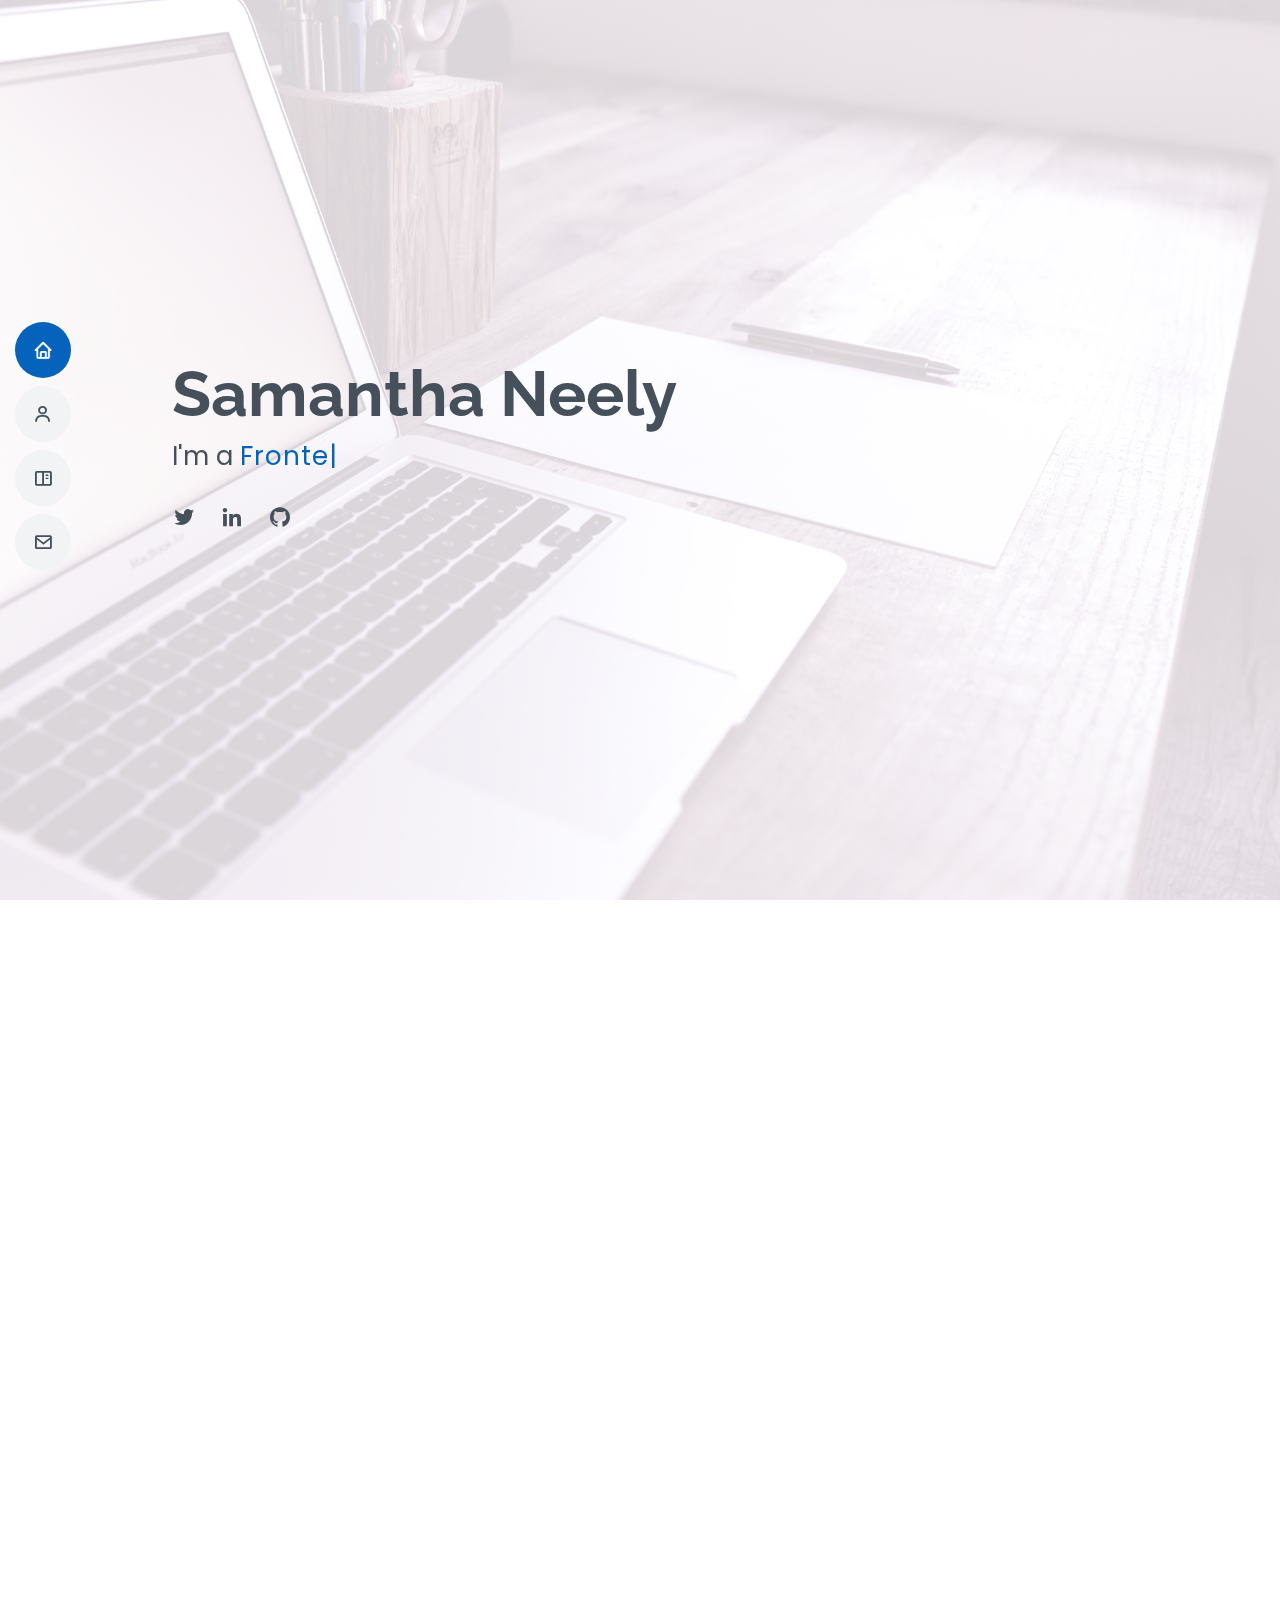
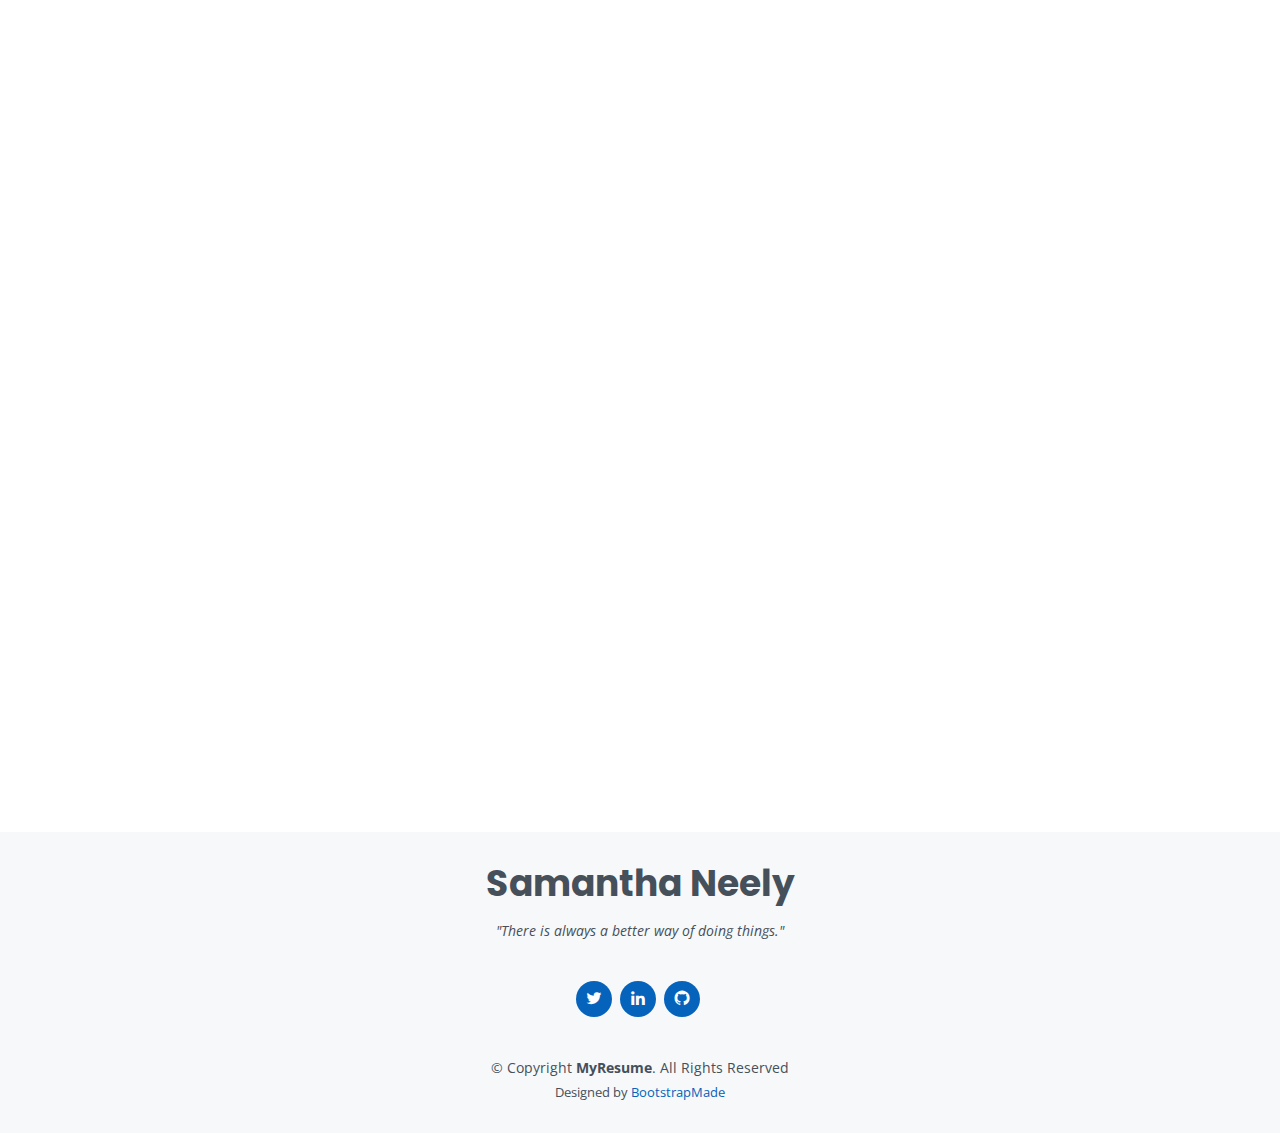
<file: index.html>
<!DOCTYPE html>
<html lang="en">

<head>
  <meta charset="utf-8">
  <meta content="width=device-width, initial-scale=1.0" name="viewport">

  <title>Samantha Neely</title>
  <meta content="" name="description">
  <meta content="" name="keywords">

  <!-- Favicons -->
  <link href="assets/img/favicon.png" rel="icon">
  <link href="assets/img/apple-touch-icon.png" rel="apple-touch-icon">

  <!-- Google Fonts -->
  <link href="https://fonts.googleapis.com/css?family=Open+Sans:300,300i,400,400i,600,600i,700,700i|Raleway:300,300i,400,400i,500,500i,600,600i,700,700i|Poppins:300,300i,400,400i,500,500i,600,600i,700,700i" rel="stylesheet">

  <!-- Vendor CSS Files -->
  <link href="assets/vendor/aos/aos.css" rel="stylesheet">
  <link href="assets/vendor/bootstrap/css/bootstrap.min.css" rel="stylesheet">
  <link href="assets/vendor/bootstrap-icons/bootstrap-icons.css" rel="stylesheet">
  <link href="assets/vendor/boxicons/css/boxicons.min.css" rel="stylesheet">
  <link href="assets/vendor/glightbox/css/glightbox.min.css" rel="stylesheet">
  <link href="assets/vendor/swiper/swiper-bundle.min.css" rel="stylesheet">

  <!-- Template Main CSS File -->
  <link href="assets/css/style.css" rel="stylesheet">

  <!-- =======================================================
  * Template Name: MyResume - v4.7.0
  * Template URL: https://bootstrapmade.com/free-html-bootstrap-template-my-resume/
  * Author: BootstrapMade.com
  * License: https://bootstrapmade.com/license/
  ======================================================== -->
</head>

<body>

  <!-- ======= Mobile nav toggle button ======= -->
  <!-- <button type="button" class="mobile-nav-toggle d-xl-none"><i class="bi bi-list mobile-nav-toggle"></i></button> -->
  <i class="bi bi-list mobile-nav-toggle d-xl-none"></i>
  <!-- ======= Header ======= -->
  <header id="header" class="d-flex flex-column justify-content-center">

    <nav id="navbar" class="navbar nav-menu">
      <ul>
        <li><a href="#hero" class="nav-link scrollto active"><i class="bx bx-home"></i> <span>Home</span></a></li>
        <li><a href="#about" class="nav-link scrollto"><i class="bx bx-user"></i> <span>About</span></a></li>
        <li><a href="#projects" class="nav-link scrollto"><i class="bx bx-book-content"></i> <span>Projects</span></a></li>
        <li><a href="#contact" class="nav-link scrollto"><i class="bx bx-envelope"></i> <span>Contact</span></a></li>
      </ul>
    </nav><!-- .nav-menu -->

  </header><!-- End Header -->

  <!-- ======= Hero Section ======= -->
  <section id="hero" class="d-flex flex-column justify-content-center">
    <div class="container" data-aos="zoom-in" data-aos-delay="100">
      <h1>Samantha Neely</h1>
      <p>I'm a <span class="typed" data-typed-items="Frontend Developer, Software Engineer, Software Developer, Puzzle Game Enthusiast"></span></p>
      <div class="social-links">
        <a href="https://twitter.com/samIamCODING" target="_blank" class="twitter"><i class="bx bxl-twitter"></i></a>
        <a href="https://www.linkedin.com/in/samantha-neely" target="_blank" class="linkedin"><i class="bx bxl-linkedin"></i></a>
        <a href="https://github.com/mashaw22" target="_blank" class="github"><i class="bx bxl-github"></i></a>
      </div>
    </div>
  </section><!-- End Hero -->

  <main id="main">

    <!-- ======= About Section ======= -->
    <section id="about" class="about">
      <div class="container" data-aos="fade-up">

        <div class="section-title">
          <h2>About</h2>
          <p>I design and create user interface components to enhance application performance using React.js, JavaScript, and HTML/CSS. Currently, I am dipping my toes into backend (Node.js, Express, MongoDB) so I can build my own backend applications.</p>
        </div>

        <div class="row">
          <div class="col-lg-4">
            <img src="assets/img/headshot.png" class="img-fluid" alt="">
          </div>
          <div class="col-lg-8 pt-4 pt-lg-0 content">
            <h3>Frontend Developer</h3>
            <p class="fst-italic">
              I use the latest web design technologies to make your website or app successful.
            </p>
            <div class="row">
              <div class="col-lg-6">
                <ul>
                                  
                  <li><i class="bi bi-chevron-right"></i> <strong>City:</strong> <span>Orange Grove, USA</span></li>
                  <li><i class="bi bi-chevron-right"></i> <strong>Email:</strong> <span>samneely.dev@gmail.com</span></li>
                </ul>
              </div>
              <div class="col-lg-6">
                <ul>
                  <li><i class="bi bi-chevron-right"></i> <strong>Freelance:</strong> <span>Available</span></li>
                </ul>
              </div>
            </div>
            <p>
              I am a software engineer who is excited to learn new things and eager to work with a team of motivated professionals.  With the belief "There is always a better way of doing things," I strive to leverage my existing skills and expertise to tackle challenging problems.
            </p>
          </div>
        </div>

      </div>
    </section><!-- End About Section -->

    <!-- ======= Projects Section ======= -->
    <section id="projects" class="project section-bg">
      <div class="container" data-aos="fade-up">

        <div class="section-title">
          <h2>Projects</h2>
          <p>My recent work and projects are below.</p>
        </div>

        <div class="row project-container" data-aos="fade-up" data-aos-delay="200">

          <div class="col-lg-6 col-md-6 project-item filter-app">
            <div class="project-wrap">
              <img src="assets/img/projects/p6-main.png" class="img-fluid" alt="">
              <div class="project-info">
                <h4>Galleria (made with Gatsby.js)</h4>
                <div class="project-links">
                  <a href="project-details-4.html" class="project-details-lightbox" data-glightbox="type: external" title="project Details"><i class="bx bx-plus"></i></i></a>
                </div>
              </div>
            </div>
          </div>

          <div class="col-lg-6 col-md-6 project-item filter-app">
            <div class="project-wrap">
              <img src="assets/img/projects/p4-fourth-pic.png" class="img-fluid" alt="">
              <div class="project-info">
                <h4>Quizzical App</h4>
                <div class="project-links">
                  <a href="project-details-3.html" class="project-details-lightbox" data-glightbox="type: external" title="project Details"><i class="bx bx-plus"></i></i></a>
                </div>
              </div>
            </div>
          </div>

          <div class="col-lg-6 col-md-6 project-item filter-app">
            <div class="project-wrap">
              <img src="assets/img/projects/p1-second-pic.png" class="img-fluid" alt="">
              <div class="project-info">
                <h4>Password Generator</h4>
                <div class="project-links">
                  <a href="project-details-1.html" class="project-details-lightbox" data-glightbox="type: external" title="project Details"><i class="bx bx-plus"></i></i></a>
                </div>
              </div>
            </div>
          </div>

          <!-- <div class="col-lg-6 col-md-6 project-item filter-web">
            <div class="project-wrap">
              <img src="assets/img/projects/p2-secondary-pic.png" class="img-fluid" alt="">
              <div class="project-info">
                <h4>Invoice Creator</h4>
                <div class="project-links">
                  <a href="project-details-2.html" class="project-details-lightbox" data-glightbox="type: external" title="project Details"><i class="bx bx-plus"></i></i></a>
                </div>
              </div>
            </div>
          </div> -->

      </div>
    </section><!-- End Projects Section -->

    <!-- ======= Skills Section ======= -->
    <section id="skills" class="skills">
      <div class="container" data-aos="fade-up">

        <div class="section-title">
          <h2>Skills</h2>
          <p>These are the technologies I use on a day-to-day basis.</p>
          <a class="btn btn-link mt-2" target="_blank" href="https://standardresume.co/r/samantha-neely-resume">
            View My Resume
          </a>
        </div>

        <div class="row">
          
          <div class="col-lg-4 col-md-6 mt-5 mt-lg-0">
            <div class="count-box">
              <img src="assets/img/skills/react.png" class="skill-indiv">
              <h4>React.js</h4>
              <p>
                I utilize the React.js library to develop dynamic frontend applications. This allows me to write less code and reuse functional components throughout my sites.
              </p>
            </div>
          </div>

          <div class="col-lg-4 col-md-6 mt-5 mt-lg-0">
            <div class="count-box">
              <img src="assets/img/skills/js.png" class="skill-indiv">
              <h4>JavaScript</h4>
              <p>I spend my days writing in JavaScript, specifically ES6. I'm accustomed to writing static websites with it.</p>
            </div>
          </div>

          <div class="col-lg-4 col-md-6">
            <div class="count-box">
              <img src="assets/img/skills/html.png" class="skill-indiv">
              <h4>HTML</h4>
              <p>I am able to translate mock-ups into semantic HTML. I am familiar working with designs from Figma.</p>
            </div>
          </div>

          <div class="col-lg-4 col-md-6 mt-5 mt-md-0">
            <div class="count-box">
              <img src="assets/img/skills/css.png" class="skill-indiv skill-js">
              <h4>CSS</h4>
              <p>I use CSS to help improve the customer experience. I'm familiar with building responsive websites from a mobile-first approach.</p>
            </div>
          </div>


          <div class="col-lg-4 col-md-6 mt-5 mt-lg-0">
            <div class="count-box">
              <img src="assets/img/skills/github.png" class="skill-indiv">
              <h4>GitHub</h4>
              <p>I am able to upload my VSCode files to GitHub. Further, I can create branches and commit changes using Git Bash.</p>
            </div>
          </div>

          <div class="col-lg-4 col-md-6 mt-5 mt-lg-0">
            <div class="count-box">
              <img src="assets/img/skills/netlify.png" class="skill-indiv">
              <h4>Netlify</h4>
              <p>Deploying my websites through Netlify is always a thrilling experience.</p>
            </div>
          </div>

          <div class="col-lg-4 col-md-6 mt-5 mt-lg-0">
            <div class="count-box">
              <img src="assets/img/skills/gatsby.png" class="skill-indiv">
              <h4>Gatsby.js</h4>
              <p>Gatsby is easy to create small SPAs and reusable components with the help of React and GraphQL. The GraphiQL IDE is easy to pinpoint the exact datapoints needed for given elements.</p>
            </div>
          </div>


        </div>

      </div>
    </section><!-- End Skills Section -->

    <!-- ======= Contact Section ======= -->
    <section id="contact" class="contact">
      <div class="container" data-aos="fade-up">

        <div class="section-title">
          <h2>Contact</h2>
        </div>

        <div class="row mt-1">
          
          <div class="col-sm-12 col-lg-4">
            <div class="info info--contact">
              <div class="address">
                <i class="bi bi-geo-alt"></i>
                <h4>Location:</h4>
                <p>Orange Grove, TX, 78372 - Open to Remote</p>
              </div>
            </div>
          </div>
          
          
          
          <div class="col-sm-12 col-lg-4">
            <div class="info info--contact">
              <div class="email">
                <i class="bi bi-envelope"></i>
                <h4>Email:</h4>
                <p>samneely.dev@gmail.com</p>
              </div>
              <div class="contact-links">
                <a href="https://mail.google.com/mail/?view=cm&fs=1&to=samneely.dev@gmail.com&su=&cc=&bcc=&body" target="_blank">
                  <i class="bi bi-google"></i>
                </a>
                <a href="mailto:samneely.dev@gmail.com?subject=&cc=&bcc=&body=">
                  <i class="bi bi-envelope"></i>
                </a>
              </div>
            </div>
          </div>

          
          <div class="col-sm-12 col-lg-4">
            <div class="info info--contact">
              <div class="phone">
                <i class="bi bi-phone"></i>
                <h4>Call:</h4>
                <p>+1 361-396-5807</p>
              </div>
            </div>
          </div>

        </div>

      </div>
    </section><!-- End Contact Section -->

  </main><!-- End #main -->

  <!-- ======= Footer ======= -->
  <footer id="footer">
    <div class="container">
      <h3>Samantha Neely</h3>
      <p>"There is always a better way of doing things."</p>
      <div class="social-links">
        <a href="https://twitter.com/samIamCODING" target="_blank" class="twitter"><i class="bx bxl-twitter"></i></a>
        <a href="https://www.linkedin.com/in/samantha-neely" target="_blank" class="linkedin"><i class="bx bxl-linkedin"></i></a>
        <a href="https://github.com/mashaw22" target="_blank" class="github"><i class="bx bxl-github"></i></a>
      </div>
      <div class="copyright">
        &copy; Copyright <strong><span>MyResume</span></strong>. All Rights Reserved
      </div>
      <div class="credits">
        <!-- All the links in the footer should remain intact. -->
        <!-- You can delete the links only if you purchased the pro version. -->
        <!-- Licensing information: [license-url] -->
        <!-- Purchase the pro version with working PHP/AJAX contact form: https://bootstrapmade.com/free-html-bootstrap-template-my-resume/ -->
        Designed by <a href="https://bootstrapmade.com/">BootstrapMade</a>
      </div>
    </div>
  </footer><!-- End Footer -->

  <div id="preloader"></div>
  <a href="#" class="back-to-top d-flex align-items-center justify-content-center"><i class="bi bi-arrow-up-short"></i></a>

  <!-- Vendor JS Files -->
  <script src="assets/vendor/purecounter/purecounter.js"></script>
  <script src="assets/vendor/aos/aos.js"></script>
  <script src="assets/vendor/bootstrap/js/bootstrap.bundle.min.js"></script>
  <script src="assets/vendor/glightbox/js/glightbox.min.js"></script>
  <script src="assets/vendor/isotope-layout/isotope.pkgd.min.js"></script>
  <script src="assets/vendor/swiper/swiper-bundle.min.js"></script>
  <script src="assets/vendor/typed.js/typed.min.js"></script>
  <script src="assets/vendor/waypoints/noframework.waypoints.js"></script>
  <script src="assets/vendor/php-email-form/validate.js"></script>

  <!-- Template Main JS File -->
  <script src="assets/js/main.js"></script>

</body>

</html>
</file>
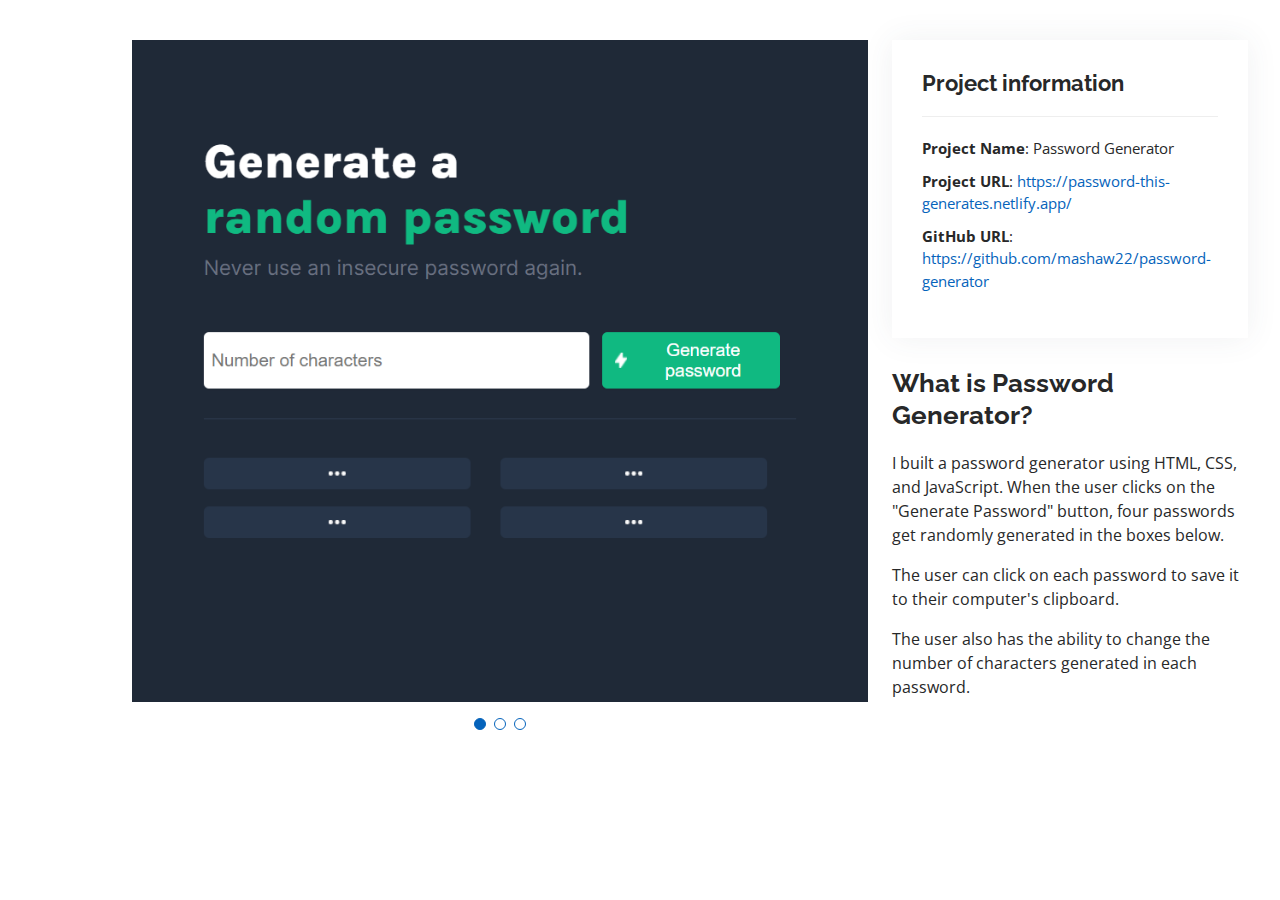
<file: project-details-1.html>
<!DOCTYPE html>
<html lang="en">

<head>
  <meta charset="utf-8">
  <meta content="width=device-width, initial-scale=1.0" name="viewport">

  <title>Project Details - Personal Bootstrap Template</title>
  <meta content="" name="description">
  <meta content="" name="keywords">

  <!-- Favicons -->
  <link href="assets/img/favicon.png" rel="icon">
  <link href="assets/img/apple-touch-icon.png" rel="apple-touch-icon">

  <!-- Google Fonts -->
  <link href="https://fonts.googleapis.com/css?family=Open+Sans:300,300i,400,400i,600,600i,700,700i|Raleway:300,300i,400,400i,500,500i,600,600i,700,700i|Poppins:300,300i,400,400i,500,500i,600,600i,700,700i" rel="stylesheet">

  <!-- Vendor CSS Files -->
  <link href="assets/vendor/aos/aos.css" rel="stylesheet">
  <link href="assets/vendor/bootstrap/css/bootstrap.min.css" rel="stylesheet">
  <link href="assets/vendor/bootstrap-icons/bootstrap-icons.css" rel="stylesheet">
  <link href="assets/vendor/boxicons/css/boxicons.min.css" rel="stylesheet">
  <link href="assets/vendor/glightbox/css/glightbox.min.css" rel="stylesheet">
  <link href="assets/vendor/swiper/swiper-bundle.min.css" rel="stylesheet">

  <!-- Template Main CSS File -->
  <link href="assets/css/style.css" rel="stylesheet">

  <!-- =======================================================
  * Template Name: MyResume - v4.7.0
  * Template URL: https://bootstrapmade.com/free-html-bootstrap-template-my-resume/
  * Author: BootstrapMade.com
  * License: https://bootstrapmade.com/license/
  ======================================================== -->
</head>

<body>

  <main id="main">

    <!-- ======= project Details Section ======= -->
    <section id="project-details" class="project-details">
      <div class="container">

        <div class="row gy-4">

          <div class="col-lg-8">
            <div class="project-details-slider swiper">
              <div class="swiper-wrapper align-items-center">

                <div class="swiper-slide">
                  <img src="assets/img/projects/p1-main-pic.png" alt="">
                </div>

                <div class="swiper-slide">
                  <img src="assets/img/projects/p1-second-pic.png" alt="">
                </div>

                <div class="swiper-slide">
                  <img src="assets/img/projects/p1-third-pic.png" alt="">
                </div>

              </div>
              <div class="swiper-pagination"></div>
            </div>
          </div>

          <div class="col-lg-4">
            <div class="project-info">
              <h3>Project information</h3>
              <ul>
                <li><strong>Project Name</strong>: Password Generator</li>
                <li><strong>Project URL</strong>: <a href="https://password-this-generates.netlify.app/" target="_blank">https://password-this-generates.netlify.app/</a></li>
                <li><strong>GitHub URL</strong>: <a href="https://github.com/mashaw22/password-generator" target="_blank">https://github.com/mashaw22/password-generator</a></li>
              </ul>
            </div>
            <div class="project-description">
              <h2>What is Password Generator?</h2>
              <p>
                I built a password generator using HTML, CSS, and JavaScript. When the user clicks on the "Generate Password" button, four passwords get randomly generated in the boxes below.
              </p>
              <p>
                The user can click on each password to save it to their computer's clipboard.
              </p>
              <p>
                The user also has the ability to change the number of characters generated in each password.
              </p>

              <!-- Add more information about what problem I was trying to solve. -->
            </div>
          </div>

        </div>

      </div>
    </section><!-- End project Details Section -->

  </main><!-- End #main -->

  <div id="preloader"></div>
  <a href="#" class="back-to-top d-flex align-items-center justify-content-center"><i class="bi bi-arrow-up-short"></i></a>

  <!-- Vendor JS Files -->
  <script src="assets/vendor/purecounter/purecounter.js"></script>
  <script src="assets/vendor/aos/aos.js"></script>
  <script src="assets/vendor/bootstrap/js/bootstrap.bundle.min.js"></script>
  <script src="assets/vendor/glightbox/js/glightbox.min.js"></script>
  <script src="assets/vendor/isotope-layout/isotope.pkgd.min.js"></script>
  <script src="assets/vendor/swiper/swiper-bundle.min.js"></script>
  <script src="assets/vendor/typed.js/typed.min.js"></script>
  <script src="assets/vendor/waypoints/noframework.waypoints.js"></script>
  <script src="assets/vendor/php-email-form/validate.js"></script>

  <!-- Template Main JS File -->
  <script src="assets/js/main.js"></script>

</body>

</html>
</file>
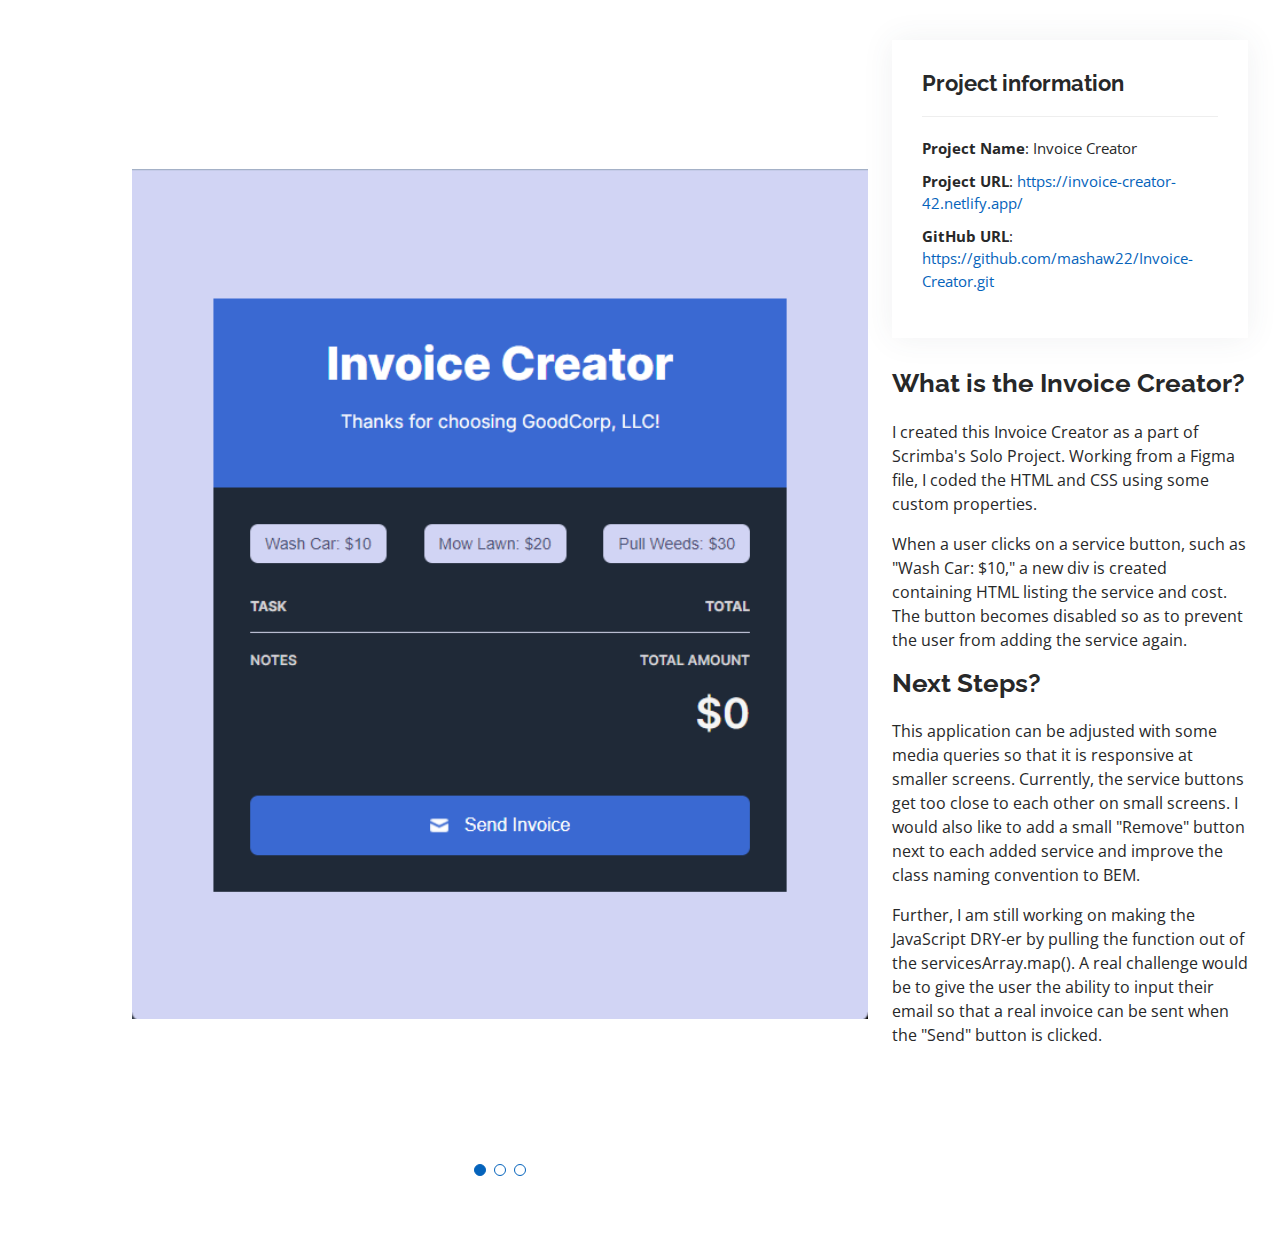
<file: project-details-2.html>
<!DOCTYPE html>
<html lang="en">

<head>
  <meta charset="utf-8">
  <meta content="width=device-width, initial-scale=1.0" name="viewport">

  <title>Project Details - Personal Bootstrap Template</title>
  <meta content="" name="description">
  <meta content="" name="keywords">

  <!-- Favicons -->
  <link href="assets/img/favicon.png" rel="icon">
  <link href="assets/img/apple-touch-icon.png" rel="apple-touch-icon">

  <!-- Google Fonts -->
  <link href="https://fonts.googleapis.com/css?family=Open+Sans:300,300i,400,400i,600,600i,700,700i|Raleway:300,300i,400,400i,500,500i,600,600i,700,700i|Poppins:300,300i,400,400i,500,500i,600,600i,700,700i" rel="stylesheet">

  <!-- Vendor CSS Files -->
  <link href="assets/vendor/aos/aos.css" rel="stylesheet">
  <link href="assets/vendor/bootstrap/css/bootstrap.min.css" rel="stylesheet">
  <link href="assets/vendor/bootstrap-icons/bootstrap-icons.css" rel="stylesheet">
  <link href="assets/vendor/boxicons/css/boxicons.min.css" rel="stylesheet">
  <link href="assets/vendor/glightbox/css/glightbox.min.css" rel="stylesheet">
  <link href="assets/vendor/swiper/swiper-bundle.min.css" rel="stylesheet">

  <!-- Template Main CSS File -->
  <link href="assets/css/style.css" rel="stylesheet">

  <!-- =======================================================
  * Template Name: MyResume - v4.7.0
  * Template URL: https://bootstrapmade.com/free-html-bootstrap-template-my-resume/
  * Author: BootstrapMade.com
  * License: https://bootstrapmade.com/license/
  ======================================================== -->
</head>

<body>

  <main id="main">

    <!-- ======= project Details Section ======= -->
    <section id="project-details" class="project-details">
      <div class="container">

        <div class="row gy-4">

          <div class="col-lg-8">
            <div class="project-details-slider swiper">
              <div class="swiper-wrapper align-items-center">

                <div class="swiper-slide">
                  <img src="assets/img/projects/p2-main-pic.png" alt="">
                </div>

                <div class="swiper-slide">
                  <img src="assets/img/projects/p2-secondary-pic.png" alt="">
                </div>

                <div class="swiper-slide">
                  <img src="assets/img/projects/p2-third-pic.png" alt="">
                </div>

              </div>
              <div class="swiper-pagination"></div>
            </div>
          </div>

          <div class="col-lg-4">
            <div class="project-info">
              <h3>Project information</h3>
              <ul>
                <li><strong>Project Name</strong>: Invoice Creator</li>
                <li><strong>Project URL</strong>: <a href="https://invoice-creator-42.netlify.app/" target="_blank">https://invoice-creator-42.netlify.app/</a></li>
                <li><strong>GitHub URL</strong>: <a href="https://github.com/mashaw22/Invoice-Creator.git" target="_blank">https://github.com/mashaw22/Invoice-Creator.git</a></li>
              </ul>
            </div>
            <div class="project-description">
              <h2>What is the Invoice Creator?</h2>
              <p>
                I created this Invoice Creator as a part of Scrimba's Solo Project. Working from a Figma file, I coded the HTML and CSS using some custom properties.
              </p>
              <p>
                When a user clicks on a service button, such as "Wash Car: $10," a new div is created containing HTML listing the service and cost. The button becomes disabled so as to prevent the user from adding the service again.
              </p>
              <h2>Next Steps?</h2>
              <p>
                This application can be adjusted with some media queries so that it is responsive at smaller screens.  Currently, the service buttons get too close to each other on small screens. I would also like to add a small "Remove" button next to each added service and improve the class naming convention to BEM.
              </p>
              <p>
                Further, I am still working on making the JavaScript DRY-er by pulling the function out of the servicesArray.map(). A real challenge would be to give the user the ability to input their email so that a real invoice can be sent when the "Send" button is clicked. 
              </p>
            </div>
          </div>

        </div>

      </div>
    </section><!-- End project Details Section -->

  </main><!-- End #main -->

  <div id="preloader"></div>
  <a href="#" class="back-to-top d-flex align-items-center justify-content-center"><i class="bi bi-arrow-up-short"></i></a>

  <!-- Vendor JS Files -->
  <script src="assets/vendor/purecounter/purecounter.js"></script>
  <script src="assets/vendor/aos/aos.js"></script>
  <script src="assets/vendor/bootstrap/js/bootstrap.bundle.min.js"></script>
  <script src="assets/vendor/glightbox/js/glightbox.min.js"></script>
  <script src="assets/vendor/isotope-layout/isotope.pkgd.min.js"></script>
  <script src="assets/vendor/swiper/swiper-bundle.min.js"></script>
  <script src="assets/vendor/typed.js/typed.min.js"></script>
  <script src="assets/vendor/waypoints/noframework.waypoints.js"></script>
  <script src="assets/vendor/php-email-form/validate.js"></script>

  <!-- Template Main JS File -->
  <script src="assets/js/main.js"></script>

</body>

</html>
</file>
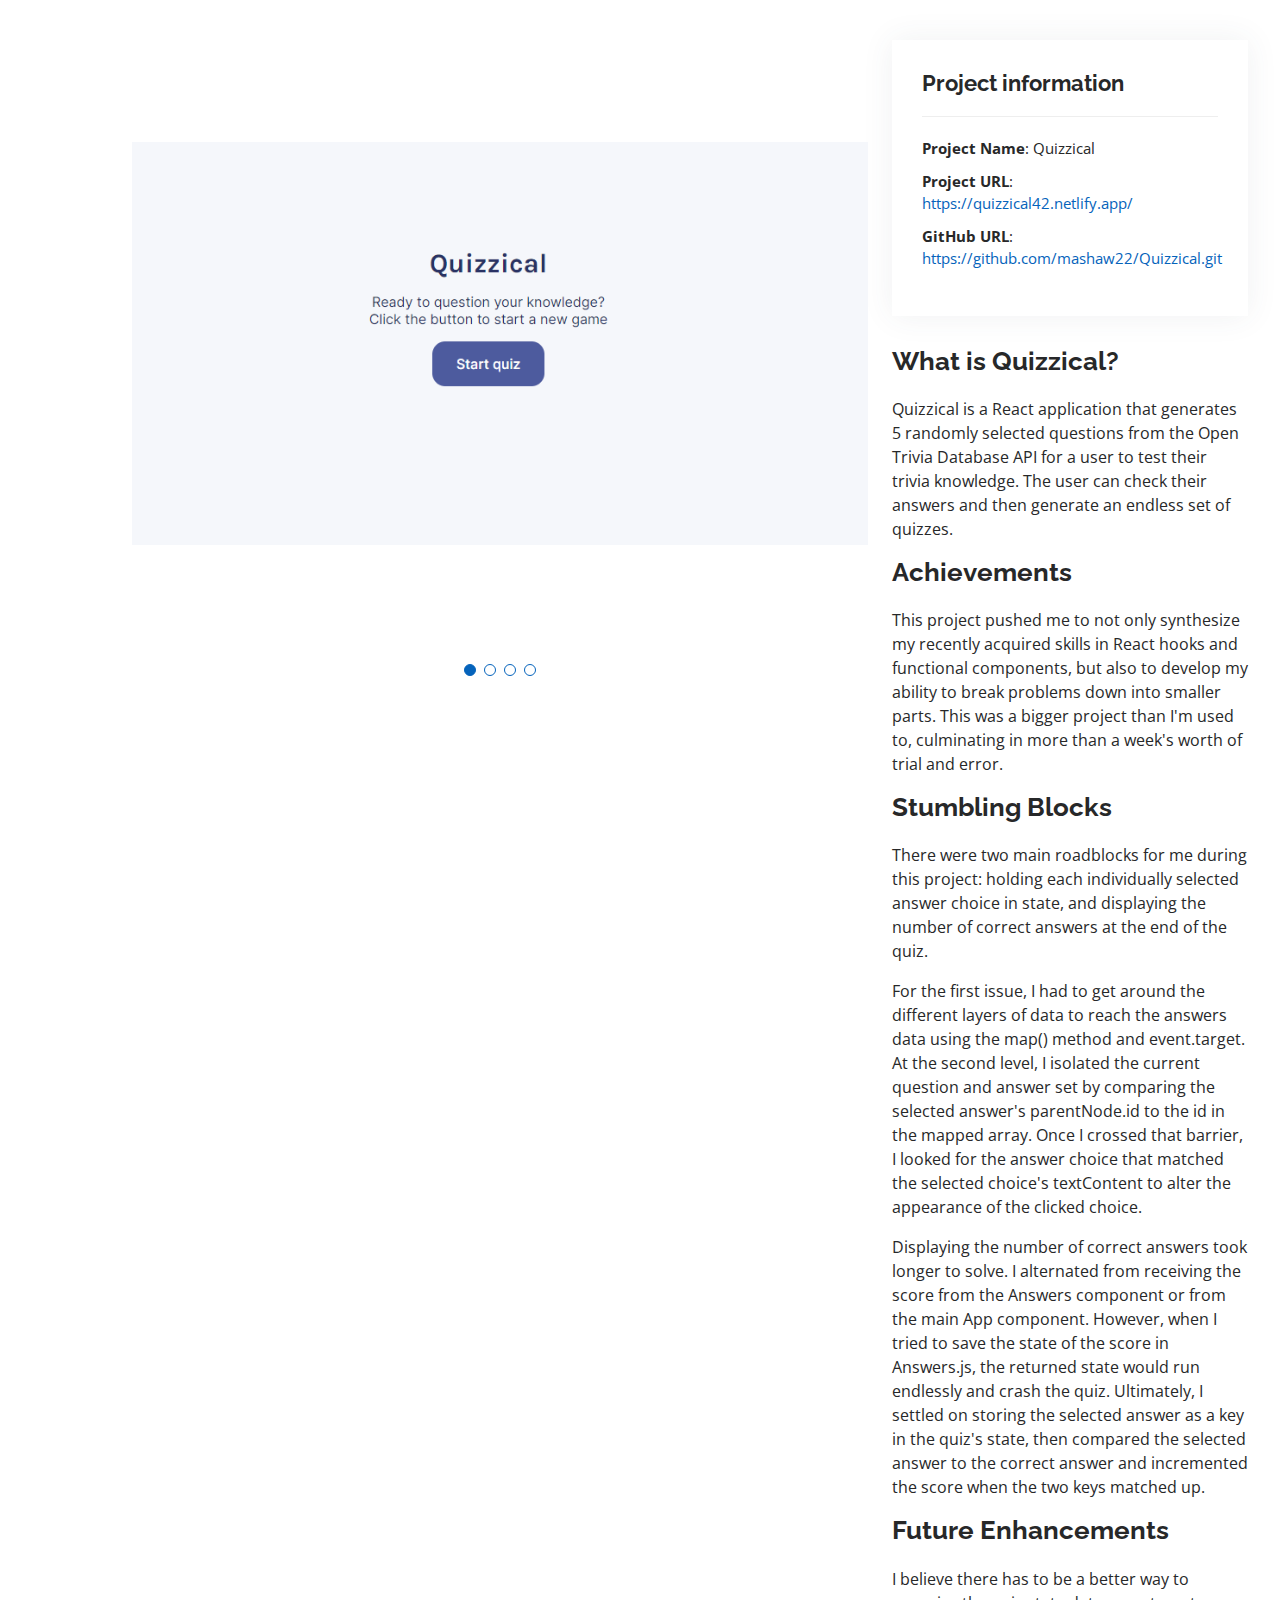
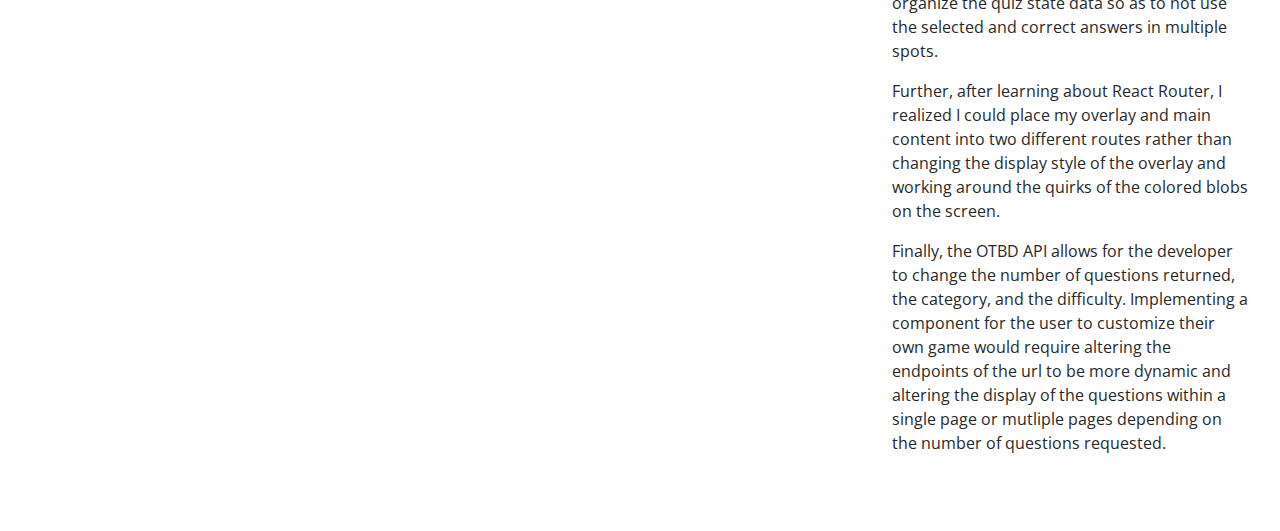
<file: project-details-3.html>
<!DOCTYPE html>
<html lang="en">

<head>
  <meta charset="utf-8">
  <meta content="width=device-width, initial-scale=1.0" name="viewport">

  <title>Project Details - Personal Bootstrap Template</title>
  <meta content="" name="description">
  <meta content="" name="keywords">

  <!-- Favicons -->
  <link href="assets/img/favicon.png" rel="icon">
  <link href="assets/img/apple-touch-icon.png" rel="apple-touch-icon">

  <!-- Google Fonts -->
  <link href="https://fonts.googleapis.com/css?family=Open+Sans:300,300i,400,400i,600,600i,700,700i|Raleway:300,300i,400,400i,500,500i,600,600i,700,700i|Poppins:300,300i,400,400i,500,500i,600,600i,700,700i" rel="stylesheet">

  <!-- Vendor CSS Files -->
  <link href="assets/vendor/aos/aos.css" rel="stylesheet">
  <link href="assets/vendor/bootstrap/css/bootstrap.min.css" rel="stylesheet">
  <link href="assets/vendor/bootstrap-icons/bootstrap-icons.css" rel="stylesheet">
  <link href="assets/vendor/boxicons/css/boxicons.min.css" rel="stylesheet">
  <link href="assets/vendor/glightbox/css/glightbox.min.css" rel="stylesheet">
  <link href="assets/vendor/swiper/swiper-bundle.min.css" rel="stylesheet">

  <!-- Template Main CSS File -->
  <link href="assets/css/style.css" rel="stylesheet">

  <!-- =======================================================
  * Template Name: MyResume - v4.7.0
  * Template URL: https://bootstrapmade.com/free-html-bootstrap-template-my-resume/
  * Author: BootstrapMade.com
  * License: https://bootstrapmade.com/license/
  ======================================================== -->
</head>

<body>

  <main id="main">

    <!-- ======= project Details Section ======= -->
    <section id="project-details" class="project-details">
      <div class="container">

        <div class="row gy-4">

          <div class="col-lg-8">
            <div class="project-details-slider swiper">
              <div class="swiper-wrapper align-items-center">

                <div class="swiper-slide">
                    <img src="assets/img/projects/p4-fourth-pic.png" alt="">
                  </div>

                <div class="swiper-slide">
                  <img src="assets/img/projects/p4-main-pic.png" alt="">
                </div>

                <div class="swiper-slide">
                  <img src="assets/img/projects/p4-second-pic.png" alt="">
                </div>

                <div class="swiper-slide">
                  <img src="assets/img/projects/p4-third-pic.png" alt="">
                </div>

              </div>
              <div class="swiper-pagination"></div>
            </div>
          </div>

          <div class="col-lg-4">
            <div class="project-info">
              <h3>Project information</h3>
              <ul>
                <li><strong>Project Name</strong>: Quizzical</li>
                <li><strong>Project URL</strong>: <a href="https://quizzical42.netlify.app/" target="_blank">https://quizzical42.netlify.app/</a></li>
                <li><strong>GitHub URL</strong>: <a href="https://github.com/mashaw22/Quizzical.git" target="_blank">https://github.com/mashaw22/Quizzical.git</a></li>
              </ul>
            </div>
            <div class="project-description">
              <h2>What is Quizzical?</h2>
              <p>
                Quizzical is a React application that generates 5 randomly selected questions from the Open Trivia Database API for a user to test their trivia knowledge. The user can check their answers and then generate an endless set of quizzes.
              </p>
              <h2>Achievements</h2>
              <p>
                This project pushed me to not only synthesize my recently acquired skills in React hooks and functional components, but also to develop my ability to break problems down into smaller parts. This was a bigger project than I'm used to, culminating in more than a week's worth of trial and error.
              </p>
              <h2>Stumbling Blocks</h2>
              <p>
                There were two main roadblocks for me during this project: holding each individually selected answer choice in state, and displaying the number of correct answers at the end of the quiz. 
              </p>
              <p>
                For the first issue, I had to get around the different layers of data to reach the answers data using the map() method and event.target. At the second level, I isolated the current question and answer set by comparing the selected answer's parentNode.id to the id in the mapped array. Once I crossed that barrier, I looked for the answer choice that matched the selected choice's textContent to alter the appearance of the clicked choice. 
              </p>

              <p>
                Displaying the number of correct answers took longer to solve.  I alternated from receiving the score from the Answers component or from the main App component.  However, when I tried to save the state of the score in Answers.js, the returned state would run endlessly and crash the quiz. Ultimately, I settled on storing the selected answer as a key in the quiz's state, then compared the selected answer to the correct answer and incremented the score when the two keys matched up. 
              </p>

              <h2>Future Enhancements</h2>
              <p>
                 I believe there has to be a better way to organize the quiz state data so as to not use the selected and correct answers in multiple spots.
              </p>
              <p>
                 Further, after learning about React Router, I realized I could place my overlay and main content into two different routes rather than changing the display style of the overlay and working around the quirks of the colored blobs on the screen.
              </p>
              <p>
                 Finally, the OTBD API allows for the developer to change the number of questions returned, the category, and the difficulty.  Implementing a component for the user to customize their own game would require altering the endpoints of the url to be more dynamic and altering the display of the questions within a single page or mutliple pages depending on the number of questions requested.
              </p>


              <!-- Add more information about what problem I was trying to solve. -->
            </div>
          </div>

        </div>

      </div>
    </section><!-- End project Details Section -->

  </main><!-- End #main -->

  <div id="preloader"></div>
  <a href="#" class="back-to-top d-flex align-items-center justify-content-center"><i class="bi bi-arrow-up-short"></i></a>

  <!-- Vendor JS Files -->
  <script src="assets/vendor/purecounter/purecounter.js"></script>
  <script src="assets/vendor/aos/aos.js"></script>
  <script src="assets/vendor/bootstrap/js/bootstrap.bundle.min.js"></script>
  <script src="assets/vendor/glightbox/js/glightbox.min.js"></script>
  <script src="assets/vendor/isotope-layout/isotope.pkgd.min.js"></script>
  <script src="assets/vendor/swiper/swiper-bundle.min.js"></script>
  <script src="assets/vendor/typed.js/typed.min.js"></script>
  <script src="assets/vendor/waypoints/noframework.waypoints.js"></script>
  <script src="assets/vendor/php-email-form/validate.js"></script>

  <!-- Template Main JS File -->
  <script src="assets/js/main.js"></script>

</body>

</html>
</file>
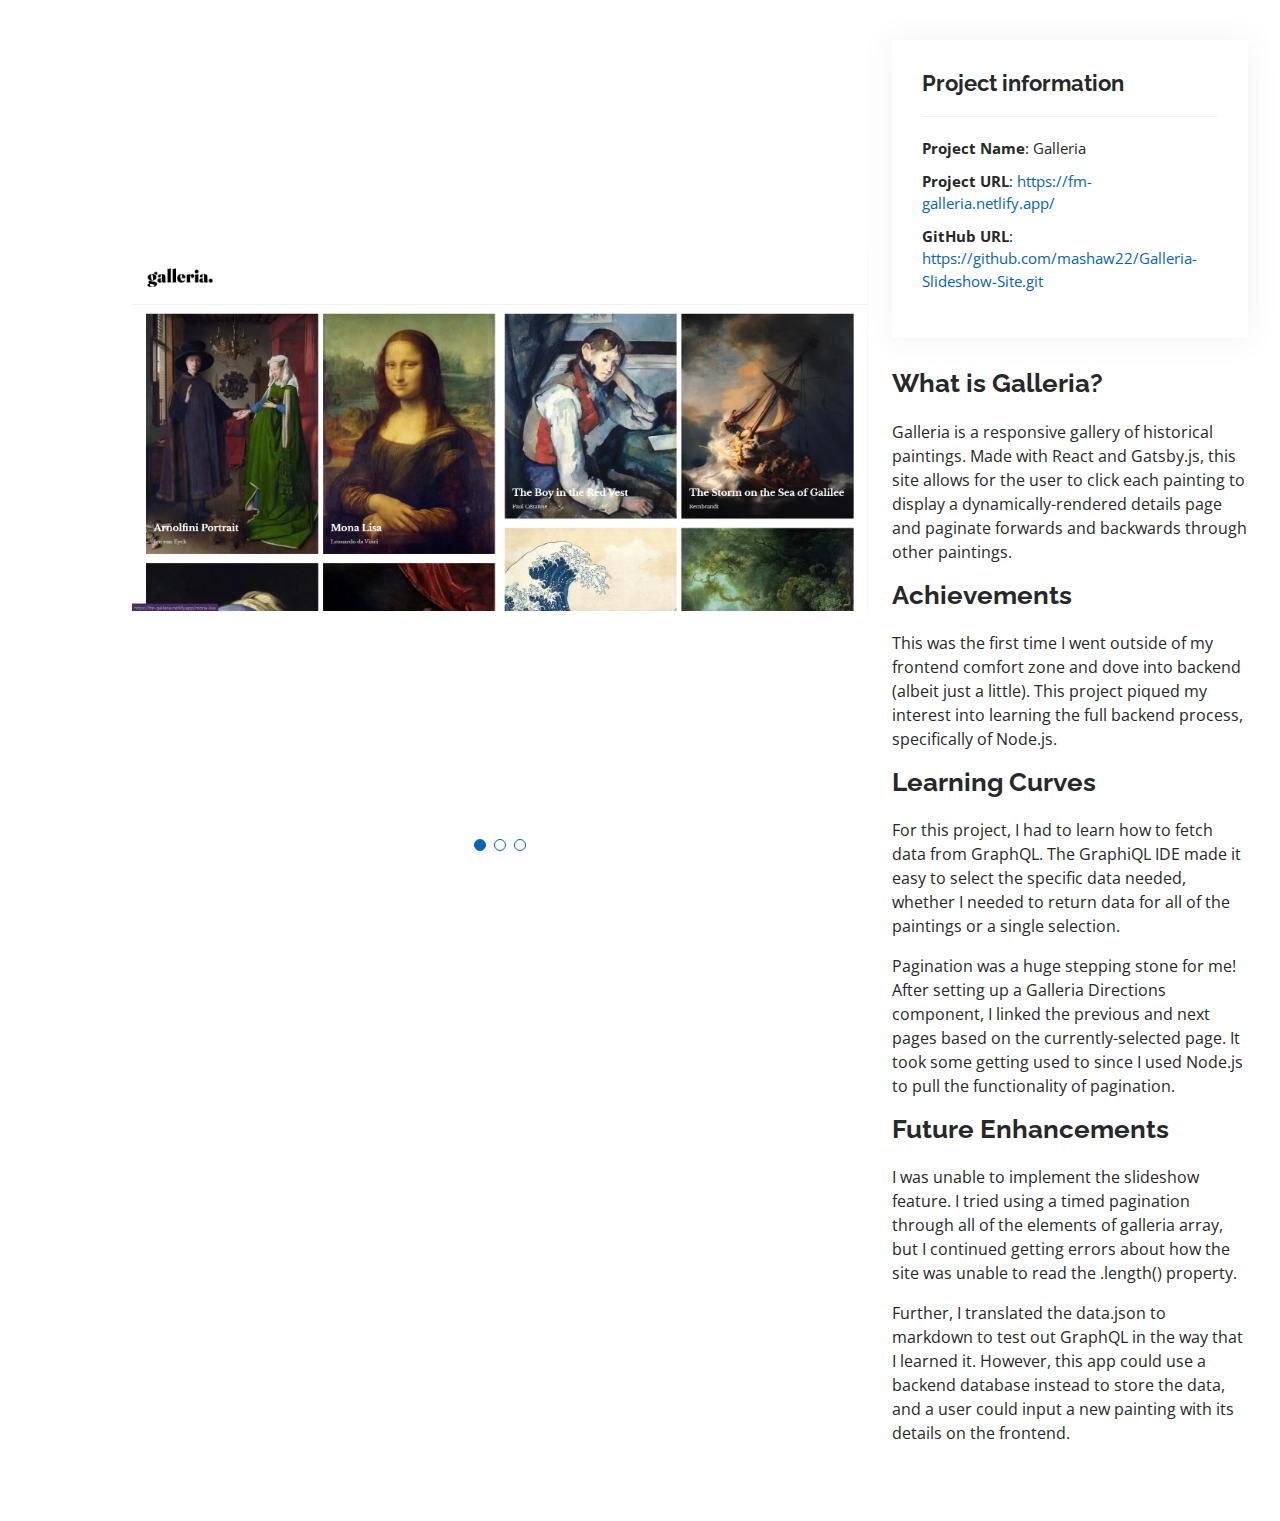
<file: project-details-4.html>
<!DOCTYPE html>
<html lang="en">

<head>
  <meta charset="utf-8">
  <meta content="width=device-width, initial-scale=1.0" name="viewport">

  <title>Project Details - Personal Bootstrap Template</title>
  <meta content="" name="description">
  <meta content="" name="keywords">

  <!-- Favicons -->
  <link href="assets/img/favicon.png" rel="icon">
  <link href="assets/img/apple-touch-icon.png" rel="apple-touch-icon">

  <!-- Google Fonts -->
  <link href="https://fonts.googleapis.com/css?family=Open+Sans:300,300i,400,400i,600,600i,700,700i|Raleway:300,300i,400,400i,500,500i,600,600i,700,700i|Poppins:300,300i,400,400i,500,500i,600,600i,700,700i" rel="stylesheet">

  <!-- Vendor CSS Files -->
  <link href="assets/vendor/aos/aos.css" rel="stylesheet">
  <link href="assets/vendor/bootstrap/css/bootstrap.min.css" rel="stylesheet">
  <link href="assets/vendor/bootstrap-icons/bootstrap-icons.css" rel="stylesheet">
  <link href="assets/vendor/boxicons/css/boxicons.min.css" rel="stylesheet">
  <link href="assets/vendor/glightbox/css/glightbox.min.css" rel="stylesheet">
  <link href="assets/vendor/swiper/swiper-bundle.min.css" rel="stylesheet">

  <!-- Template Main CSS File -->
  <link href="assets/css/style.css" rel="stylesheet">

  <!-- =======================================================
  * Template Name: MyResume - v4.7.0
  * Template URL: https://bootstrapmade.com/free-html-bootstrap-template-my-resume/
  * Author: BootstrapMade.com
  * License: https://bootstrapmade.com/license/
  ======================================================== -->
</head>

<body>

  <main id="main">

    <!-- ======= project Details Section ======= -->
    <section id="project-details" class="project-details">
      <div class="container">

        <div class="row gy-4">

          <div class="col-lg-8">
            <div class="project-details-slider swiper">
              <div class="swiper-wrapper align-items-center">

                <div class="swiper-slide">
                    <img src="assets/img/projects/p6-main.png" alt="">
                  </div>

                <div class="swiper-slide">
                  <img src="assets/img/projects/p6-second-pic.png" alt="">
                </div>

                <!-- <div class="swiper-slide">
                  <img src="assets/img/projects/p6-third-pic.png" alt="">
                </div>

                <div class="swiper-slide">
                  <img src="assets/img/projects/p6-fourth-pic.png" alt="">
                </div> -->

                <div class="swiper-slide">
                    <img src="assets/img/projects/p6-fifth-pic.png" alt="">
                  </div>

              </div>
              <div class="swiper-pagination"></div>
            </div>
          </div>

          <div class="col-lg-4">
            <div class="project-info">
              <h3>Project information</h3>
              <ul>
                <li><strong>Project Name</strong>: Galleria</li>
                <li><strong>Project URL</strong>: <a href="https://fm-galleria.netlify.app/" target="_blank">https://fm-galleria.netlify.app/</a></li>
                <li><strong>GitHub URL</strong>: <a href="https://github.com/mashaw22/Galleria-Slideshow-Site.git" target="_blank">https://github.com/mashaw22/Galleria-Slideshow-Site.git</a></li>
              </ul>
            </div>
            <div class="project-description">
              <h2>What is Galleria?</h2>
              <p>
                Galleria is a responsive gallery of historical paintings. Made with React and Gatsby.js, this site allows for the user to click each painting to display a dynamically-rendered details page and paginate forwards and backwards through other paintings.
              </p>
              <h2>Achievements</h2>
              <p>
                This was the first time I went outside of my frontend comfort zone and dove into backend (albeit just a little). This project piqued my interest into learning the full backend process, specifically of Node.js.
              </p>
              <h2>Learning Curves</h2>
              <p>
                For this project, I had to learn how to fetch data from GraphQL. The GraphiQL IDE made it easy to select the specific data needed, whether I needed to return data for all of the paintings or a single selection.
              </p>
              <p>
                Pagination was a huge stepping stone for me! After setting up a Galleria Directions component, I linked the previous and next pages based on the currently-selected page.  It took some getting used to since I used Node.js to pull the functionality of pagination. 
              </p>

              <h2>Future Enhancements</h2>
              <p>
                 I was unable to implement the slideshow feature. I tried using a timed pagination through all of the elements of galleria array, but I continued getting errors about how the site was unable to read the .length() property. 
              </p>
              <p>
                 Further, I translated the data.json to markdown to test out GraphQL in the way that I learned it.  However, this app could use a backend database instead to store the data, and a user could input a new painting with its details on the frontend.
              </p>

              <!-- Add more information about what problem I was trying to solve. -->
            </div>
          </div>

        </div>

      </div>
    </section><!-- End project Details Section -->

  </main><!-- End #main -->

  <div id="preloader"></div>
  <a href="#" class="back-to-top d-flex align-items-center justify-content-center"><i class="bi bi-arrow-up-short"></i></a>

  <!-- Vendor JS Files -->
  <script src="assets/vendor/purecounter/purecounter.js"></script>
  <script src="assets/vendor/aos/aos.js"></script>
  <script src="assets/vendor/bootstrap/js/bootstrap.bundle.min.js"></script>
  <script src="assets/vendor/glightbox/js/glightbox.min.js"></script>
  <script src="assets/vendor/isotope-layout/isotope.pkgd.min.js"></script>
  <script src="assets/vendor/swiper/swiper-bundle.min.js"></script>
  <script src="assets/vendor/typed.js/typed.min.js"></script>
  <script src="assets/vendor/waypoints/noframework.waypoints.js"></script>
  <script src="assets/vendor/php-email-form/validate.js"></script>

  <!-- Template Main JS File -->
  <script src="assets/js/main.js"></script>

</body>

</html>
</file>
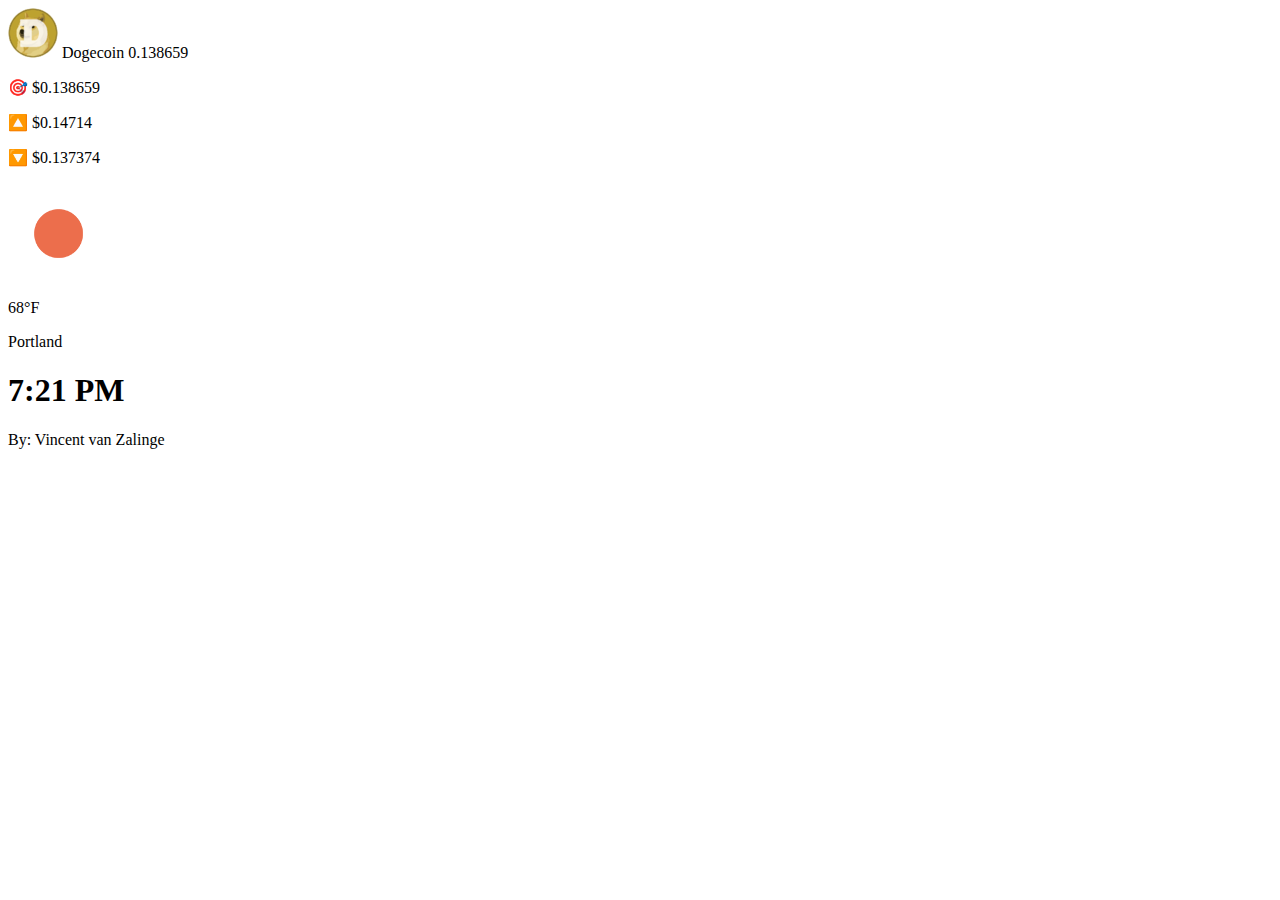
<file: assets/img/skills/Personal Dashboard.html>
<!-- saved from url=(0062)chrome-extension://omcgjnblcnndabjdppfkghanmgebalbe/index.html -->
<html><head><meta http-equiv="Content-Type" content="text/html; charset=UTF-8">
        
        <link rel="stylesheet" href="chrome-extension://omcgjnblcnndabjdppfkghanmgebalbe/styles.css">
        <title>Personal Dashboard</title>
    </head>
    <body style="background-image: url(&quot;https://images.unsplash.com/photo-1444464666168-49d633b86797?crop=entropy&amp;cs=tinysrgb&amp;fit=max&amp;fm=jpg&amp;ixid=MnwxNDI0NzB8MHwxfHJhbmRvbXx8fHx8fHx8fDE2NDg3NzI0NjY&amp;ixlib=rb-1.2.1&amp;q=80&amp;w=1080&quot;);">
        <main>
            <div class="top">
                <div id="crypto">
                    <div id="crypto-top">
            <img src="./Personal Dashboard_files/dogecoin.png">
            <span>Dogecoin 0.138659</span></div>
                
            <p>🎯  $0.138659</p>
            <p>🔼  $0.14714</p>
            <p>🔽  $0.137374</p>
        </div>
                <div id="weather">
                <img src="./Personal Dashboard_files/01d@2x.png">
                <p class="weather-temp">68°F</p>
                <p class="weather-city">Portland</p>
            </div>
            </div>

            <h1 class="time" id="time">7:21 PM</h1>

            <p id="author">By: Vincent van Zalinge</p>
        </main>

        <script src="chrome-extension://omcgjnblcnndabjdppfkghanmgebalbe/index.js"></script>
    
</body></html>
</file>
<file: assets/css/style.css>
/**
* Template Name: MyResume - v4.7.0
* Template URL: https://bootstrapmade.com/free-html-bootstrap-template-my-resume/
* Author: BootstrapMade.com
* License: https://bootstrapmade.com/license/
*/

/*--------------------------------------------------------------
# General
--------------------------------------------------------------*/
body {
  font-family: "Open Sans", sans-serif;
  color: #272829;
}

a {
  color: #0563bb;
  text-decoration: none;
}

a:hover {
  color: #067ded;
  text-decoration: none;
}

h1, h2, h3, h4, h5, h6 {
  font-family: "Raleway", sans-serif;
}

/*--------------------------------------------------------------
# Back to top button
--------------------------------------------------------------*/
.back-to-top {
  position: fixed;
  visibility: hidden;
  opacity: 0;
  right: 15px;
  bottom: 15px;
  z-index: 996;
  background: #0563bb;
  width: 40px;
  height: 40px;
  border-radius: 50px;
  transition: all 0.4s;
}
.back-to-top i {
  font-size: 28px;
  color: #fff;
  line-height: 0;
}
.back-to-top:hover {
  background: #0678e3;
  color: #fff;
}
.back-to-top.active {
  visibility: visible;
  opacity: 1;
}

/*--------------------------------------------------------------
# Preloader
--------------------------------------------------------------*/
#preloader {
  position: fixed;
  top: 0;
  left: 0;
  right: 0;
  bottom: 0;
  z-index: 9999;
  overflow: hidden;
  background: #fff;
}

#preloader:before {
  content: "";
  position: fixed;
  top: calc(50% - 30px);
  left: calc(50% - 30px);
  border: 6px solid #0563bb;
  border-top-color: #fff;
  border-bottom-color: #fff;
  border-radius: 50%;
  width: 60px;
  height: 60px;
  -webkit-animation: animate-preloader 1s linear infinite;
  animation: animate-preloader 1s linear infinite;
}

@-webkit-keyframes animate-preloader {
  0% {
    transform: rotate(0deg);
  }
  100% {
    transform: rotate(360deg);
  }
}

@keyframes animate-preloader {
  0% {
    transform: rotate(0deg);
  }
  100% {
    transform: rotate(360deg);
  }
}
/*--------------------------------------------------------------
# Disable aos animation delay on mobile devices
--------------------------------------------------------------*/
@media screen and (max-width: 768px) {
  [data-aos-delay] {
    transition-delay: 0 !important;
  }
}
/*--------------------------------------------------------------
# Header
--------------------------------------------------------------*/
#header {
  position: fixed;
  top: 0;
  left: 0;
  bottom: 0;
  z-index: 9997;
  transition: all 0.5s;
  padding: 15px;
  overflow-y: auto;
}
@media (max-width: 992px) {
  #header {
    width: 300px;
    background: #fff;
    border-right: 1px solid #e6e9ec;
    left: -300px;
  }
}

@media (min-width: 992px) {
  #main {
    margin-left: 100px;
  }
}
/*--------------------------------------------------------------
# Navigation Menu
--------------------------------------------------------------*/
/**
* Desktop Navigation 
*/
.nav-menu {
  padding: 0;
  display: block;
}
.nav-menu * {
  margin: 0;
  padding: 0;
  list-style: none;
}
.nav-menu > ul > li {
  position: relative;
  white-space: nowrap;
}
.nav-menu a, .nav-menu a:focus {
  display: flex;
  align-items: center;
  color: #45505b;
  padding: 10px 18px;
  margin-bottom: 8px;
  transition: 0.3s;
  font-size: 15px;
  border-radius: 50px;
  background: #f2f3f5;
  height: 56px;
  width: 100%;
  overflow: hidden;
  transition: 0.3s;
}
.nav-menu a i, .nav-menu a:focus i {
  font-size: 20px;
}
.nav-menu a span, .nav-menu a:focus span {
  padding: 0 5px 0 7px;
  color: #45505b;
}
@media (min-width: 992px) {
  .nav-menu a, .nav-menu a:focus {
    width: 56px;
  }
  .nav-menu a span, .nav-menu a:focus span {
    display: none;
    color: #fff;
  }
}
.nav-menu a:hover, .nav-menu .active, .nav-menu .active:focus, .nav-menu li:hover > a {
  color: #fff;
  background: #0563bb;
}
.nav-menu a:hover span, .nav-menu .active span, .nav-menu .active:focus span, .nav-menu li:hover > a span {
  color: #fff;
}
.nav-menu a:hover, .nav-menu li:hover > a {
  width: 100%;
  color: #fff;
}
.nav-menu a:hover span, .nav-menu li:hover > a span {
  display: block;
}

/**
* Mobile Navigation 
*/
.mobile-nav-toggle {
  position: fixed;
  right: 10px;
  top: 10px;
  z-index: 9998;
  border: 0;
  background: none;
  font-size: 28px;
  transition: all 0.4s;
  outline: none !important;
  line-height: 0;
  cursor: pointer;
  border-radius: 50px;
  padding: 5px;
}
.mobile-nav-toggle i {
  color: #45505b;
}

.mobile-nav-active {
  overflow: hidden;
}
.mobile-nav-active #header {
  left: 0;
}
.mobile-nav-active .mobile-nav-toggle {
  color: #fff;
  background-color: #0563bb;
}

/*--------------------------------------------------------------
# Hero Section
--------------------------------------------------------------*/
#hero {
  width: 100%;
  height: 100vh;
  background: url("../img/bg.jpg") top right no-repeat;
  background-size: cover;
  position: relative;
}
@media (min-width: 992px) {
  #hero {
    padding-left: 160px;
  }
}
#hero:before {
  content: "";
  background: rgba(255, 255, 255, 0.8);
  position: absolute;
  bottom: 0;
  top: 0;
  left: 0;
  right: 0;
}
#hero h1 {
  margin: 0;
  font-size: 64px;
  font-weight: 700;
  line-height: 56px;
  color: #45505b;
}
#hero p {
  color: #45505b;
  margin: 15px 0 0 0;
  font-size: 26px;
  font-family: "Poppins", sans-serif;
}
#hero p span {
  color: #0563bb;
  letter-spacing: 1px;
}
#hero .social-links {
  margin-top: 30px;
}
#hero .social-links a {
  font-size: 24px;
  display: inline-block;
  color: #45505b;
  line-height: 1;
  margin-right: 20px;
  transition: 0.3s;
}
#hero .social-links a:hover {
  color: #0563bb;
}
@media (max-width: 992px) {
  #hero {
    text-align: center;
  }
  #hero h1 {
    font-size: 32px;
    line-height: 36px;
  }
  #hero p {
    margin-top: 10px;
    font-size: 20px;
    line-height: 24px;
  }
}

/*--------------------------------------------------------------
# Sections General
--------------------------------------------------------------*/
section {
  padding: 60px 0;
  overflow: hidden;
}

.section-title {
  text-align: center;
  padding-bottom: 30px;
}
.section-title h2 {
  font-size: 32px;
  font-weight: bold;
  text-transform: uppercase;
  margin-bottom: 20px;
  padding-bottom: 20px;
  position: relative;
  color: #45505b;
}
.section-title h2::before {
  content: "";
  position: absolute;
  display: block;
  width: 120px;
  height: 1px;
  background: #ddd;
  bottom: 1px;
  left: calc(50% - 60px);
}
.section-title h2::after {
  content: "";
  position: absolute;
  display: block;
  width: 40px;
  height: 3px;
  background: #0563bb;
  bottom: 0;
  left: calc(50% - 20px);
}
.section-title p {
  margin-bottom: 0;
}

/*--------------------------------------------------------------
# About
--------------------------------------------------------------*/
.about .content h3 {
  font-weight: 700;
  font-size: 26px;
  color: #728394;
}
.about .content ul {
  list-style: none;
  padding: 0;
}
.about .content ul li {
  margin-bottom: 20px;
  display: flex;
  align-items: center;
}
.about .content ul strong {
  margin-right: 10px;
}
.about .content ul i {
  font-size: 16px;
  margin-right: 5px;
  color: #0563bb;
  line-height: 0;
}
.about .content p:last-child {
  margin-bottom: 0;
}

.about .img-fluid {
  border-radius: 50%;
}

/*--------------------------------------------------------------
# Skills
--------------------------------------------------------------*/

.skills .count-box {
  padding: 30px 30px 25px 30px;
  margin-top: 30px;
  width: 100%;
  position: relative;
  text-align: center;
  background: #fff;
}

.skills .count-box i {
  position: absolute;
  top: -25px;
  left: 50%;
}

.skills .count-box span {
  font-size: 36px;
  display: block;
  font-weight: 600;
  color: #011426;
}

.skills .count-box p {
  padding: 0;
  margin: 0;
  font-family: "Raleway", sans-serif;
  font-size: 14px;
}

.skill-indiv {
  height: 50px;
  width: 50px;
}

/*--------------------------------------------------------------
# Project
--------------------------------------------------------------*/
.project .project-item {
  margin-bottom: 30px;
}
.project #project-flters {
  padding: 0;
  margin: 0 auto 25px auto;
  list-style: none;
  text-align: center;
  background: #fff;
  border-radius: 50px;
  padding: 2px 15px;
}
.project #project-flters li {
  cursor: pointer;
  display: inline-block;
  padding: 10px 15px;
  font-size: 14px;
  font-weight: 600;
  line-height: 1;
  text-transform: uppercase;
  color: #272829;
  margin-bottom: 5px;
  transition: all 0.3s ease-in-out;
}
.project #project-flters li:hover, .project #project-flters li.filter-active {
  color: #0563bb;
}
.project #project-flters li:last-child {
  margin-right: 0;
}
.project .project-wrap {
  transition: 0.3s;
  position: relative;
  overflow: hidden;
  z-index: 1;
  background: rgba(69, 80, 91, 0.8);
}
.project .project-wrap::before {
  content: "";
  background: rgba(255, 255, 255, 0.7);
  position: absolute;
  left: 30px;
  right: 30px;
  top: 30px;
  bottom: 30px;
  transition: all ease-in-out 0.3s;
  z-index: 2;
  opacity: 0;
}
.project .project-wrap .project-info {
  opacity: 0;
  position: absolute;
  top: 0;
  left: 0;
  right: 0;
  bottom: 0;
  text-align: center;
  z-index: 3;
  transition: all ease-in-out 0.3s;
  display: flex;
  flex-direction: column;
  justify-content: center;
  align-items: center;
}
.project .project-wrap .project-info::before {
  display: block;
  content: "";
  width: 48px;
  height: 48px;
  position: absolute;
  top: 35px;
  left: 35px;
  border-top: 3px solid #d7dce1;
  border-left: 3px solid #d7dce1;
  transition: all 0.5s ease 0s;
  z-index: 9994;
}
.project .project-wrap .project-info::after {
  display: block;
  content: "";
  width: 48px;
  height: 48px;
  position: absolute;
  bottom: 35px;
  right: 35px;
  border-bottom: 3px solid #d7dce1;
  border-right: 3px solid #d7dce1;
  transition: all 0.5s ease 0s;
  z-index: 9994;
}
.project .project-wrap .project-info h4 {
  font-size: 20px;
  color: #45505b;
  font-weight: 600;
}
.project .project-wrap .project-info p {
  color: #45505b;
  font-size: 14px;
  text-transform: uppercase;
  padding: 0;
  margin: 0;
}
.project .project-wrap .project-links {
  text-align: center;
  z-index: 4;
}
.project .project-wrap .project-links a {
  color: #45505b;
  margin: 0 2px;
  font-size: 28px;
  display: inline-block;
  transition: 0.3s;
}
.project .project-wrap .project-links a:hover {
  color: #148af9;
}
.project .project-wrap:hover::before {
  top: 0;
  left: 0;
  right: 0;
  bottom: 0;
  opacity: 1;
}
.project .project-wrap:hover .project-info {
  opacity: 1;
}
.project .project-wrap:hover .project-info::before {
  top: 15px;
  left: 15px;
}
.project .project-wrap:hover .project-info::after {
  bottom: 15px;
  right: 15px;
}

/*--------------------------------------------------------------
# Project Details
--------------------------------------------------------------*/
.project-details {
  padding-top: 40px;
}
.project-details .project-details-slider img {
  width: 100%;
}
.project-details .project-details-slider .swiper-pagination {
  margin-top: 20px;
  position: relative;
}
.project-details .project-details-slider .swiper-pagination .swiper-pagination-bullet {
  width: 12px;
  height: 12px;
  background-color: #fff;
  opacity: 1;
  border: 1px solid #0563bb;
}
.project-details .project-details-slider .swiper-pagination .swiper-pagination-bullet-active {
  background-color: #0563bb;
}
.project-details .project-info {
  padding: 30px;
  box-shadow: 0px 0 30px rgba(69, 80, 91, 0.08);
}
.project-details .project-info h3 {
  font-size: 22px;
  font-weight: 700;
  margin-bottom: 20px;
  padding-bottom: 20px;
  border-bottom: 1px solid #eee;
}
.project-details .project-info ul {
  list-style: none;
  padding: 0;
  font-size: 15px;
}
.project-details .project-info ul li + li {
  margin-top: 10px;
}
.project-details .project-description {
  padding-top: 30px;
}
.project-details .project-description h2 {
  font-size: 26px;
  font-weight: 700;
  margin-bottom: 20px;
}
.project-details .project-description p {
  padding: 0;
}

/*--------------------------------------------------------------
# Contact
--------------------------------------------------------------*/
.contact .info {
  width: 100%;
  background: #fff;
}
.contact .info i {
  font-size: 20px;
  color: #0563bb;
  float: left;
  width: 44px;
  height: 44px;
  background: #eef7ff;
  display: flex;
  justify-content: center;
  align-items: center;
  border-radius: 50px;
  transition: all 0.3s ease-in-out;
}
.contact .info h4 {
  padding: 0 0 0 60px;
  font-size: 22px;
  font-weight: 600;
  margin-bottom: 5px;
  color: #45505b;
}
.contact .info p {
  padding: 0 0 0 60px;
  margin-bottom: 0;
  font-size: 14px;
  color: #728394;
}

.info--contact {
  margin-bottom: 40px;
}
.contact-links i {
  margin-right: 5px;
  margin-top: 15px;
  margin-bottom: 30px;
}
.contact-links i:hover {
  background: #0563bb;
  color: #fff;
}

.contact .info .email:hover i, .contact .info .address:hover i, .contact .info .phone:hover i {
  background: #0563bb;
  color: #fff;
}
@media (max-width: 992px){
  .address, 
  .email,
  .phone, 
  .contact-links {
    padding: 0 25%;
  }
}
@media (max-width: 768px){
  .address, 
  .email,
  .phone, 
  .contact-links {
    padding: 0 10%;
  }
}
@-webkit-keyframes animate-loading {
  0% {
    transform: rotate(0deg);
  }
  100% {
    transform: rotate(360deg);
  }
}
@keyframes animate-loading {
  0% {
    transform: rotate(0deg);
  }
  100% {
    transform: rotate(360deg);
  }
}

/*--------------------------------------------------------------
# Footer
--------------------------------------------------------------*/
#footer {
  background: #f7f8f9;
  color: #45505b;
  font-size: 14px;
  text-align: center;
  padding: 30px 0;
}
#footer h3 {
  font-size: 36px;
  font-weight: 700;
  position: relative;
  font-family: "Poppins", sans-serif;
  padding: 0;
  margin: 0 0 15px 0;
}
#footer p {
  font-size: 15;
  font-style: italic;
  padding: 0;
  margin: 0 0 40px 0;
}
#footer .social-links {
  margin: 0 0 40px 0;
}
#footer .social-links a {
  font-size: 18px;
  display: inline-block;
  background: #0563bb;
  color: #fff;
  line-height: 1;
  padding: 8px 0;
  margin-right: 4px;
  border-radius: 50%;
  text-align: center;
  width: 36px;
  height: 36px;
  transition: 0.3s;
}
#footer .social-links a:hover {
  background: #0678e3;
  color: #fff;
  text-decoration: none;
}
#footer .copyright {
  margin: 0 0 5px 0;
}
#footer .credits {
  font-size: 13px;
}
</file>
